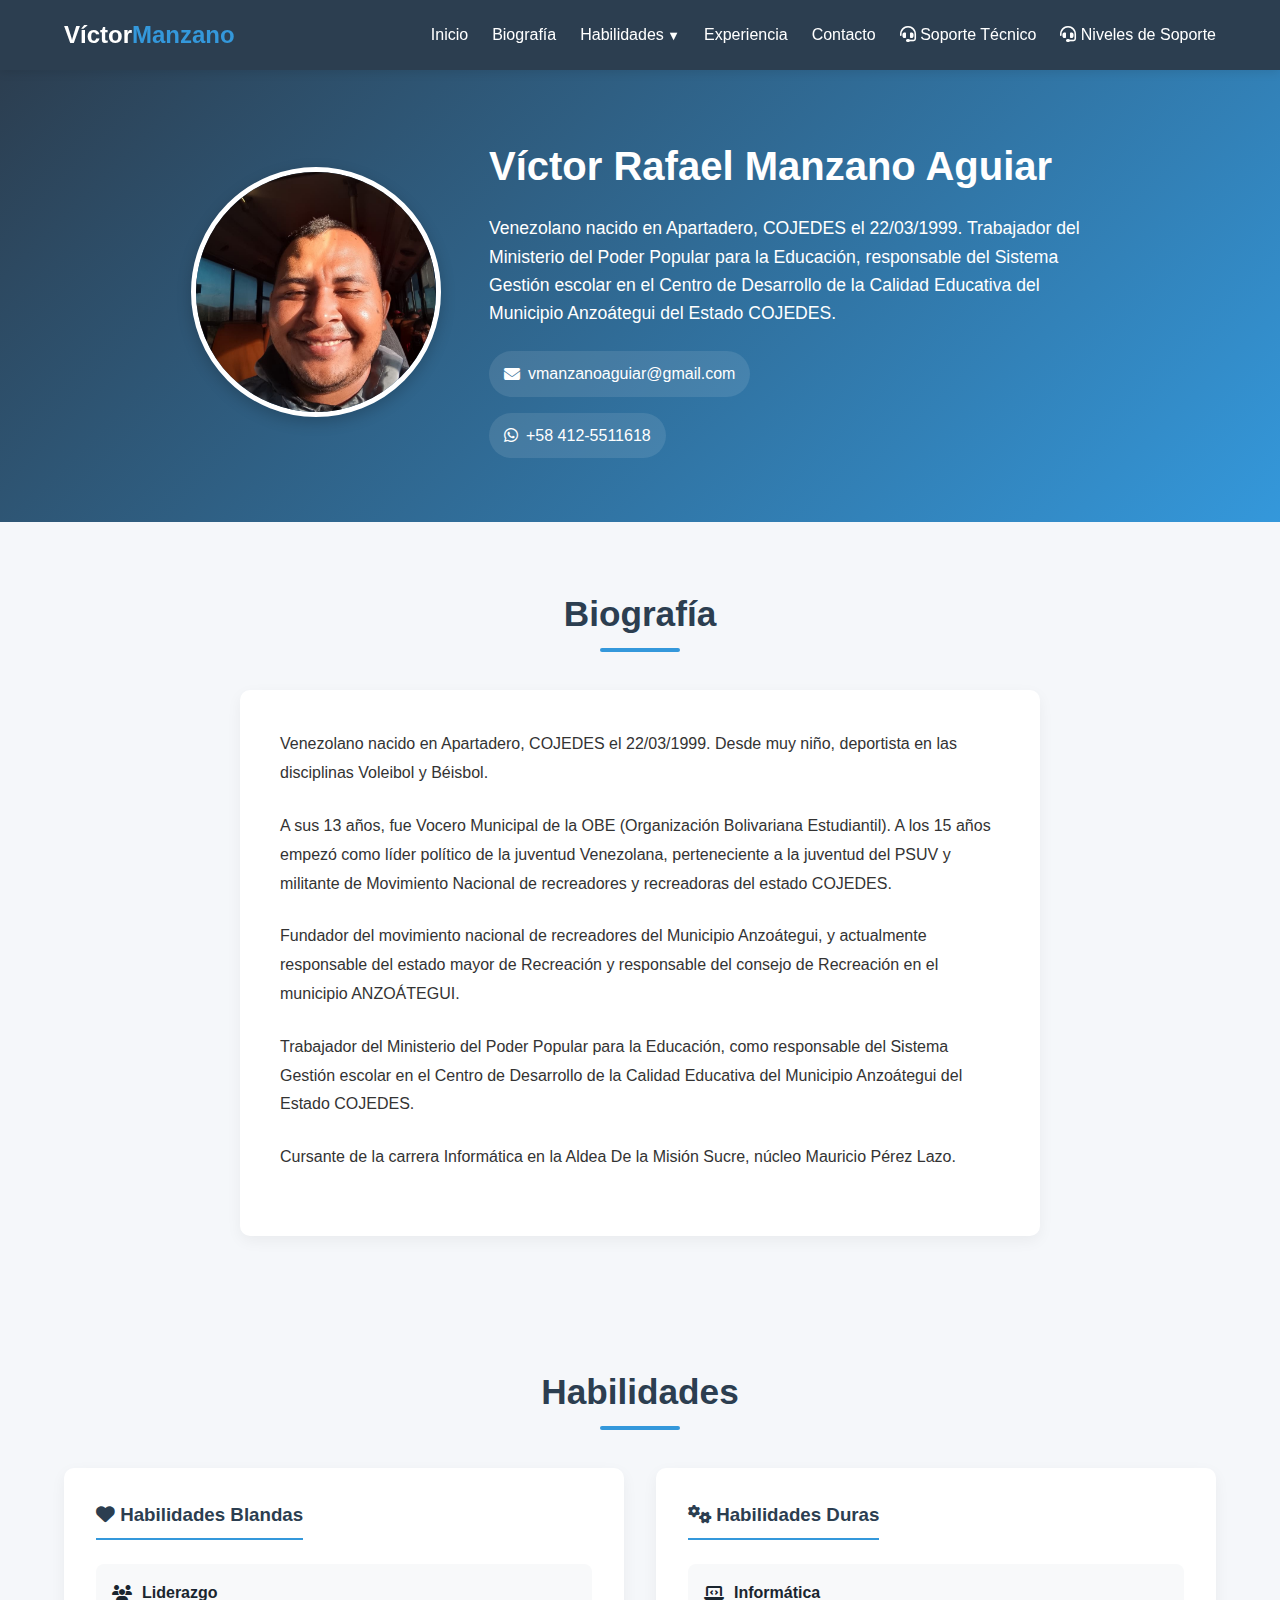
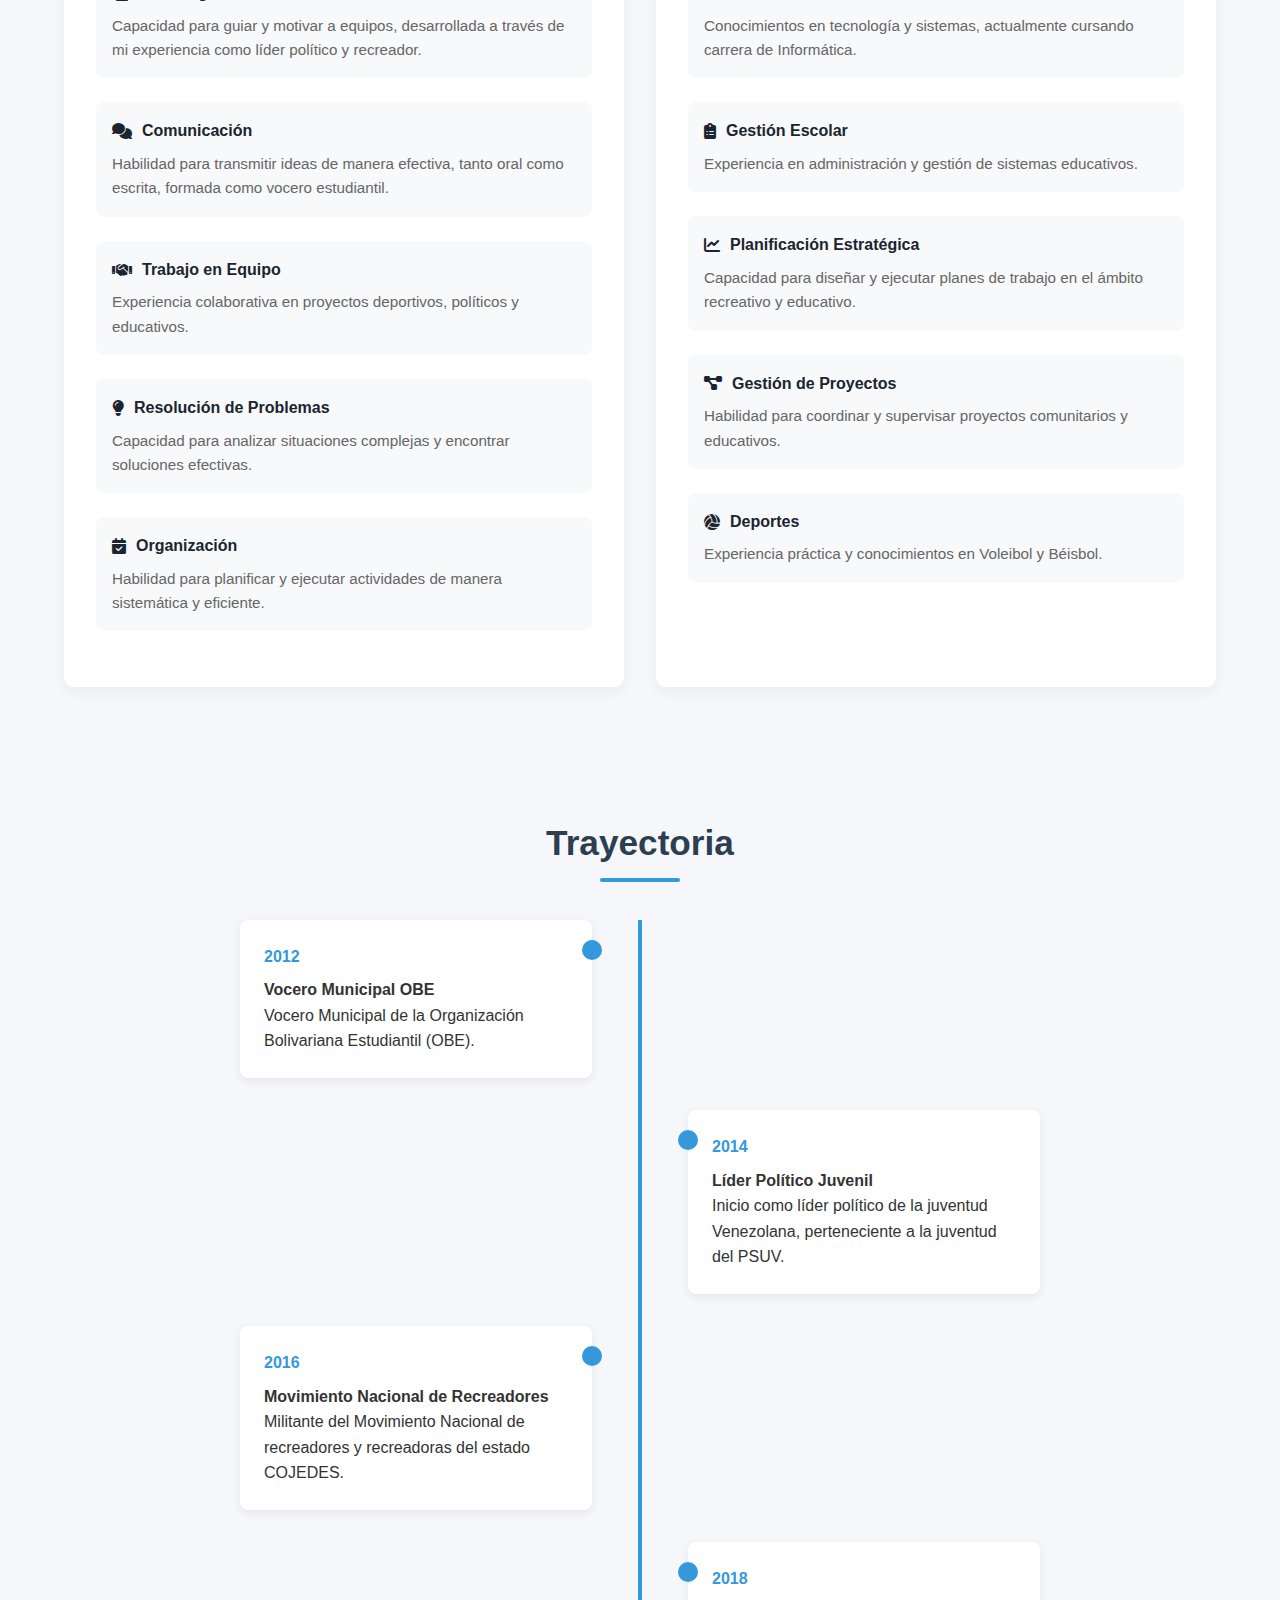
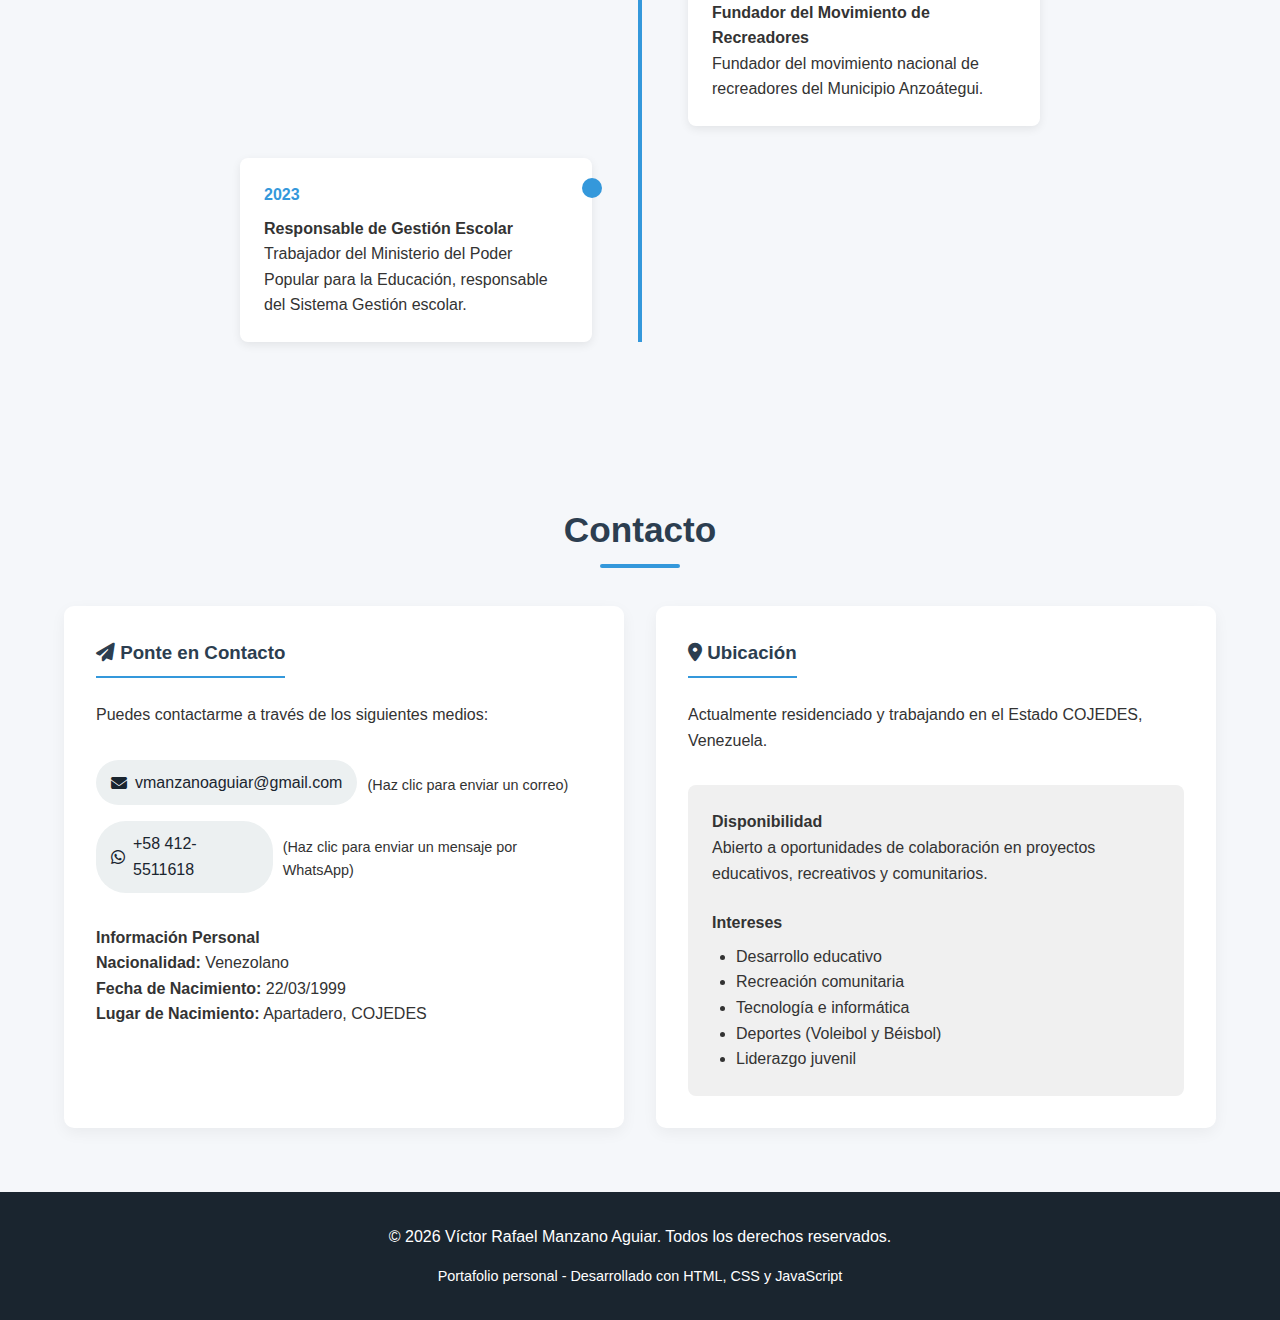
<file: index.html>
<!DOCTYPE html>
<html lang="es">

<head>
    <meta charset="UTF-8">
    <meta name="viewport" content="width=device-width, initial-scale=1.0">
    <title>Portafolio - Víctor Rafael Manzano Aguiar</title>
    <link rel="stylesheet" href="https://cdnjs.cloudflare.com/ajax/libs/font-awesome/6.4.0/css/all.min.css">
    <link rel="stylesheet" href="css/styles-victor.css">
</head>

<body>
    <!-- Header con Menú -->
    <header>
        <div class="container header-container">
            <a href="#inicio" class="logo">Víctor<span>Manzano</span></a>

            <div class="hamburger" id="hamburger">
                <i class="fas fa-bars"></i>
            </div>

            <ul class="nav-menu" id="navMenu">
                <li><a href="#inicio">Inicio</a></li>
                <li><a href="#biografia">Biografía</a></li>
                <li class="dropdown" id="dropdownMenu">
                    <a href="#habilidades" class="dropdown-toggle">Habilidades</a>
                    <div class="dropdown-content">
                        <a href="#habilidades-blandas">Habilidades Blandas</a>
                        <a href="#habilidades-duras">Habilidades Duras</a>
                    </div>
                </li>
                <li><a href="#experiencia">Experiencia</a></li>
                <li><a href="#contacto">Contacto</a></li>
                <li><a href="soporte-.html"><i class="fas fa-headset"></i> Soporte Técnico</a></li>
                <li><a href="soporte.html"><i class="fas fa-headset"></i> Niveles de Soporte</a></li>
            </ul>
        </div>
    </header>

    <!-- Sección de Inicio/Perfil -->
    <section id="inicio" class="hero">
        <div class="container">
            <div class="profile-container">
                <div class="profile-img-container">
                    <img src="img/vic.jpeg" alt="Foto de Víctor Rafael Manzano Aguiar" class="profile-img">
                </div>
                <div class="profile-info">
                    <h1>Víctor Rafael Manzano Aguiar</h1>
                    <p>Venezolano nacido en Apartadero, COJEDES el 22/03/1999. Trabajador del Ministerio del Poder
                        Popular para la Educación, responsable del Sistema Gestión escolar en el Centro de Desarrollo de
                        la Calidad Educativa del Municipio Anzoátegui del Estado COJEDES.</p>

                    <div class="contact-info">
                        <div class="contact-item">
                            <a href="mailto:vmanzanoaguiar@gmail.com" class="contact-link">
                                <i class="fas fa-envelope"></i> vmanzanoaguiar@gmail.com
                            </a>
                        </div>
                        <div class="contact-item">
                            <a href="https://wa.me/584241234567" target="_blank" class="contact-link">
                                <i class="fab fa-whatsapp"></i> +58 412-5511618
                            </a>
                        </div>
                    </div>
                </div>
            </div>
        </div>
    </section>

    <!-- Sección de Biografía -->
    <section id="biografia">
        <div class="container">
            <h2 class="section-title">Biografía</h2>
            <div class="bio-content">
                <p>Venezolano nacido en Apartadero, COJEDES el 22/03/1999. Desde muy niño, deportista en las disciplinas
                    Voleibol y Béisbol.</p>
                <p>A sus 13 años, fue Vocero Municipal de la OBE (Organización Bolivariana Estudiantil). A los 15 años
                    empezó como líder político de la juventud Venezolana, perteneciente a la juventud del PSUV y
                    militante de Movimiento Nacional de recreadores y recreadoras del estado COJEDES.</p>
                <p>Fundador del movimiento nacional de recreadores del Municipio Anzoátegui, y actualmente responsable
                    del estado mayor de Recreación y responsable del consejo de Recreación en el municipio ANZOÁTEGUI.
                </p>
                <p>Trabajador del Ministerio del Poder Popular para la Educación, como responsable del Sistema Gestión
                    escolar en el Centro de Desarrollo de la Calidad Educativa del Municipio Anzoátegui del Estado
                    COJEDES.</p>
                <p>Cursante de la carrera Informática en la Aldea De la Misión Sucre, núcleo Mauricio Pérez Lazo.</p>
            </div>
        </div>
    </section>

    <!-- Sección de Habilidades -->
    <section id="habilidades">
        <div class="container">
            <h2 class="section-title">Habilidades</h2>
            <div class="skills-container">
                <!-- Habilidades Blandas -->
                <div id="habilidades-blandas" class="skills-column">
                    <h3><i class="fas fa-heart"></i> Habilidades Blandas</h3>
                    <div class="skill-item">
                        <h4><i class="fas fa-users"></i> Liderazgo</h4>
                        <p>Capacidad para guiar y motivar a equipos, desarrollada a través de mi experiencia como líder
                            político y recreador.</p>
                    </div>
                    <div class="skill-item">
                        <h4><i class="fas fa-comments"></i> Comunicación</h4>
                        <p>Habilidad para transmitir ideas de manera efectiva, tanto oral como escrita, formada como
                            vocero estudiantil.</p>
                    </div>
                    <div class="skill-item">
                        <h4><i class="fas fa-handshake"></i> Trabajo en Equipo</h4>
                        <p>Experiencia colaborativa en proyectos deportivos, políticos y educativos.</p>
                    </div>
                    <div class="skill-item">
                        <h4><i class="fas fa-lightbulb"></i> Resolución de Problemas</h4>
                        <p>Capacidad para analizar situaciones complejas y encontrar soluciones efectivas.</p>
                    </div>
                    <div class="skill-item">
                        <h4><i class="fas fa-calendar-check"></i> Organización</h4>
                        <p>Habilidad para planificar y ejecutar actividades de manera sistemática y eficiente.</p>
                    </div>
                </div>

                <!-- Habilidades Duras -->
                <div id="habilidades-duras" class="skills-column">
                    <h3><i class="fas fa-cogs"></i> Habilidades Duras</h3>
                    <div class="skill-item">
                        <h4><i class="fas fa-laptop-code"></i> Informática</h4>
                        <p>Conocimientos en tecnología y sistemas, actualmente cursando carrera de Informática.</p>
                    </div>
                    <div class="skill-item">
                        <h4><i class="fas fa-clipboard-list"></i> Gestión Escolar</h4>
                        <p>Experiencia en administración y gestión de sistemas educativos.</p>
                    </div>
                    <div class="skill-item">
                        <h4><i class="fas fa-chart-line"></i> Planificación Estratégica</h4>
                        <p>Capacidad para diseñar y ejecutar planes de trabajo en el ámbito recreativo y educativo.</p>
                    </div>
                    <div class="skill-item">
                        <h4><i class="fas fa-project-diagram"></i> Gestión de Proyectos</h4>
                        <p>Habilidad para coordinar y supervisar proyectos comunitarios y educativos.</p>
                    </div>
                    <div class="skill-item">
                        <h4><i class="fas fa-volleyball-ball"></i> Deportes</h4>
                        <p>Experiencia práctica y conocimientos en Voleibol y Béisbol.</p>
                    </div>
                </div>
            </div>
        </div>
    </section>

    <!-- Sección de Experiencia -->
    <section id="experiencia">
        <div class="container">
            <h2 class="section-title">Trayectoria</h2>
            <div class="timeline">
                <div class="timeline-item">
                    <div class="timeline-content">
                        <div class="timeline-year">2012</div>
                        <h4>Vocero Municipal OBE</h4>
                        <p>Vocero Municipal de la Organización Bolivariana Estudiantil (OBE).</p>
                    </div>
                </div>
                <div class="timeline-item">
                    <div class="timeline-content">
                        <div class="timeline-year">2014</div>
                        <h4>Líder Político Juvenil</h4>
                        <p>Inicio como líder político de la juventud Venezolana, perteneciente a la juventud del PSUV.
                        </p>
                    </div>
                </div>
                <div class="timeline-item">
                    <div class="timeline-content">
                        <div class="timeline-year">2016</div>
                        <h4>Movimiento Nacional de Recreadores</h4>
                        <p>Militante del Movimiento Nacional de recreadores y recreadoras del estado COJEDES.</p>
                    </div>
                </div>
                <div class="timeline-item">
                    <div class="timeline-content">
                        <div class="timeline-year">2018</div>
                        <h4>Fundador del Movimiento de Recreadores</h4>
                        <p>Fundador del movimiento nacional de recreadores del Municipio Anzoátegui.</p>
                    </div>
                </div>
                <div class="timeline-item">
                    <div class="timeline-content">
                        <div class="timeline-year">2023</div>
                        <h4>Responsable de Gestión Escolar</h4>
                        <p>Trabajador del Ministerio del Poder Popular para la Educación, responsable del Sistema
                            Gestión escolar.</p>
                    </div>
                </div>
            </div>
        </div>
    </section>

    <!-- Sección de Contacto -->
    <section id="contacto">
        <div class="container">
            <h2 class="section-title">Contacto</h2>
            <div class="skills-container">
                <div class="skills-column">
                    <h3><i class="fas fa-paper-plane"></i> Ponte en Contacto</h3>
                    <p>Puedes contactarme a través de los siguientes medios:</p>

                    <div class="contact-info" style="margin-top: 2rem;">
                        <div class="contact-item">
                            <a href="mailto:vmanzanoaguiar@gmail.com" class="contact-link"
                                style="color: var(--dark); background-color: var(--light);">
                                <i class="fas fa-envelope"></i> vmanzanoaguiar@gmail.com
                            </a>
                            <p style="margin-top: 5px; font-size: 0.9rem;">(Haz clic para enviar un correo)</p>
                        </div>
                        <div class="contact-item">
                            <a href="https://wa.me/584125511618" target="_blank" class="contact-link"
                                style="color: var(--dark); background-color: var(--light);">
                                <i class="fab fa-whatsapp"></i> +58 412-5511618
                            </a>
                            <p style="margin-top: 5px; font-size: 0.9rem;">(Haz clic para enviar un mensaje por
                                WhatsApp)</p>
                        </div>
                    </div>

                    <div style="margin-top: 2rem;">
                        <h4>Información Personal</h4>
                        <p><strong>Nacionalidad:</strong> Venezolano</p>
                        <p><strong>Fecha de Nacimiento:</strong> 22/03/1999</p>
                        <p><strong>Lugar de Nacimiento:</strong> Apartadero, COJEDES</p>
                    </div>
                </div>

                <div class="skills-column">
                    <h3><i class="fas fa-map-marker-alt"></i> Ubicación</h3>
                    <p>Actualmente residenciado y trabajando en el Estado COJEDES, Venezuela.</p>

                    <div style="margin-top: 2rem; background-color: #f0f0f0; padding: 1.5rem; border-radius: 8px;">
                        <h4>Disponibilidad</h4>
                        <p>Abierto a oportunidades de colaboración en proyectos educativos, recreativos y comunitarios.
                        </p>

                        <h4 style="margin-top: 1.5rem;">Intereses</h4>
                        <ul style="padding-left: 1.5rem; margin-top: 0.5rem;">
                            <li>Desarrollo educativo</li>
                            <li>Recreación comunitaria</li>
                            <li>Tecnología e informática</li>
                            <li>Deportes (Voleibol y Béisbol)</li>
                            <li>Liderazgo juvenil</li>
                        </ul>
                    </div>
                </div>
            </div>
        </div>
    </section>

    <!-- Footer -->
    <footer>
        <div class="container">
            <p>© 2026 Víctor Rafael Manzano Aguiar. Todos los derechos reservados.</p>
            <p style="margin-top: 1rem; font-size: 0.9rem;">Portafolio personal - Desarrollado con HTML, CSS y
                JavaScript</p>
        </div>
    </footer>

    <script src="js/script-victor.js"></script>
</body>

</html>
</file>
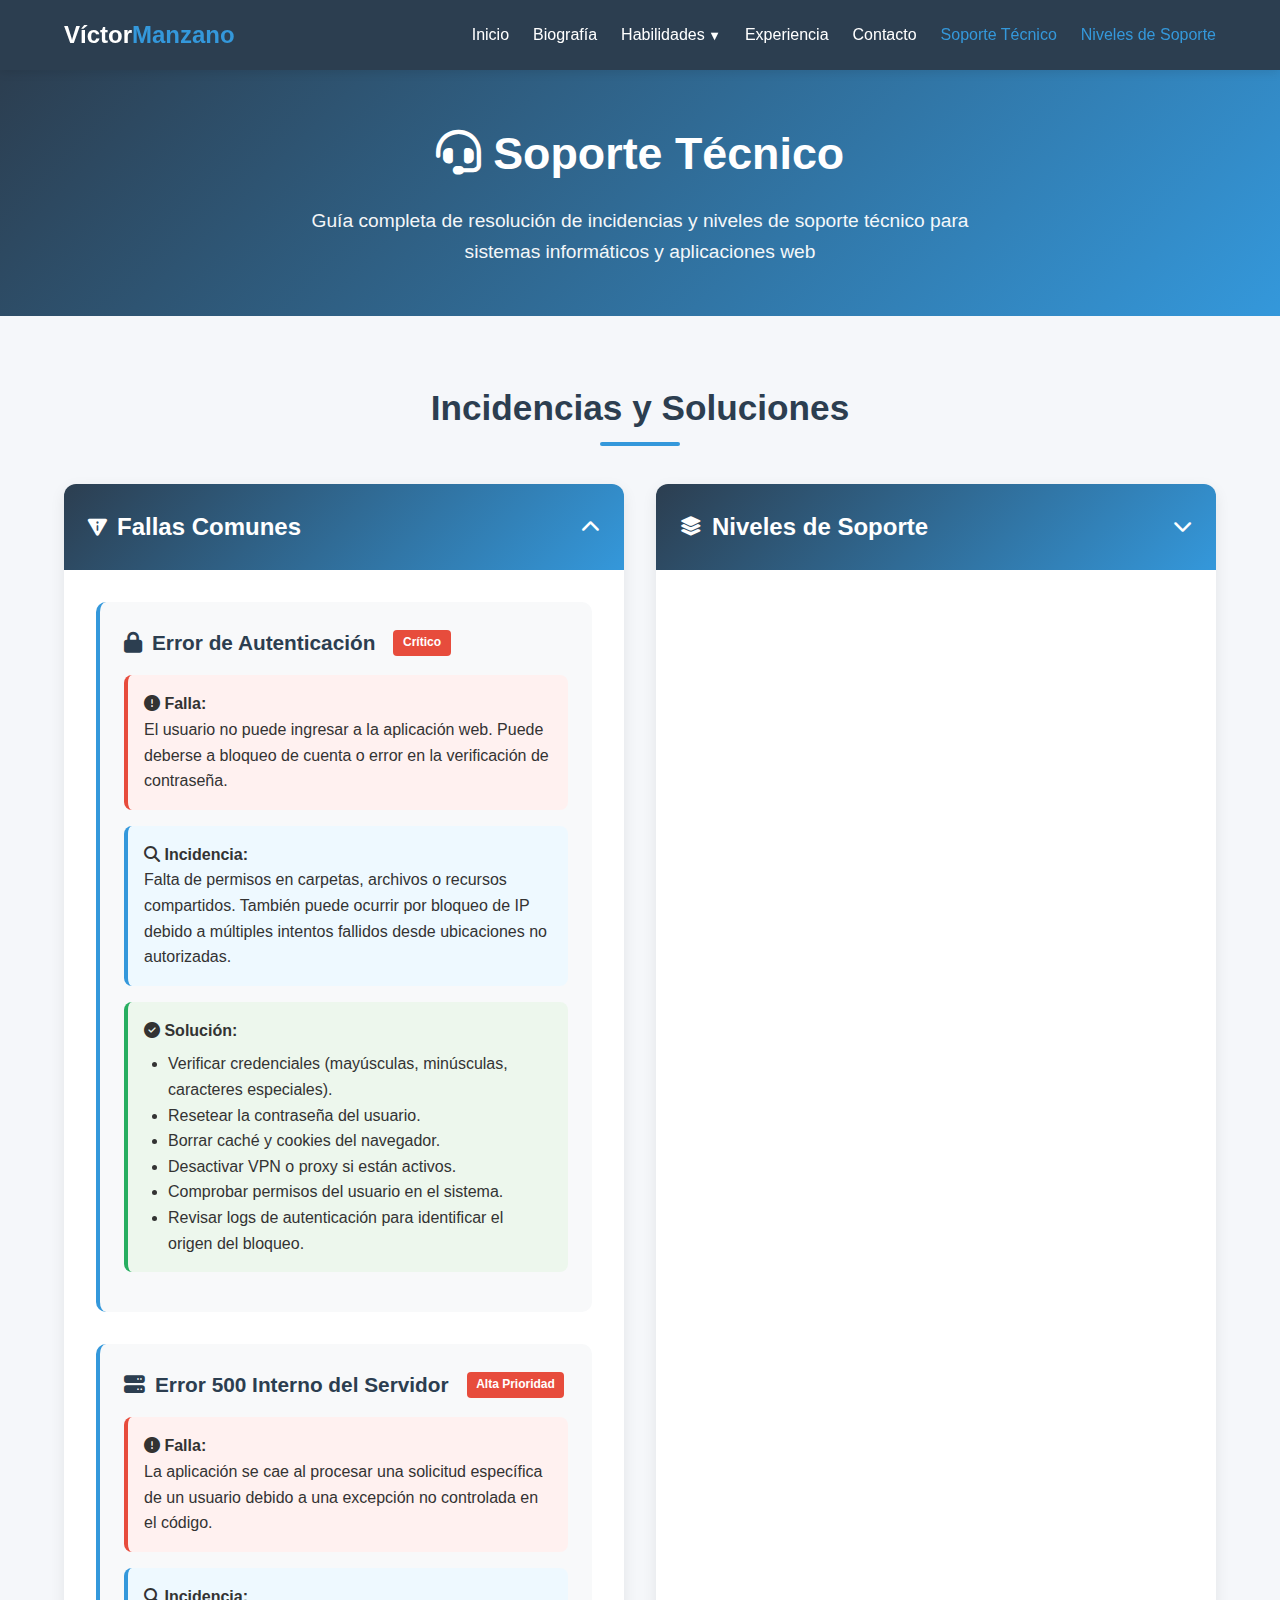
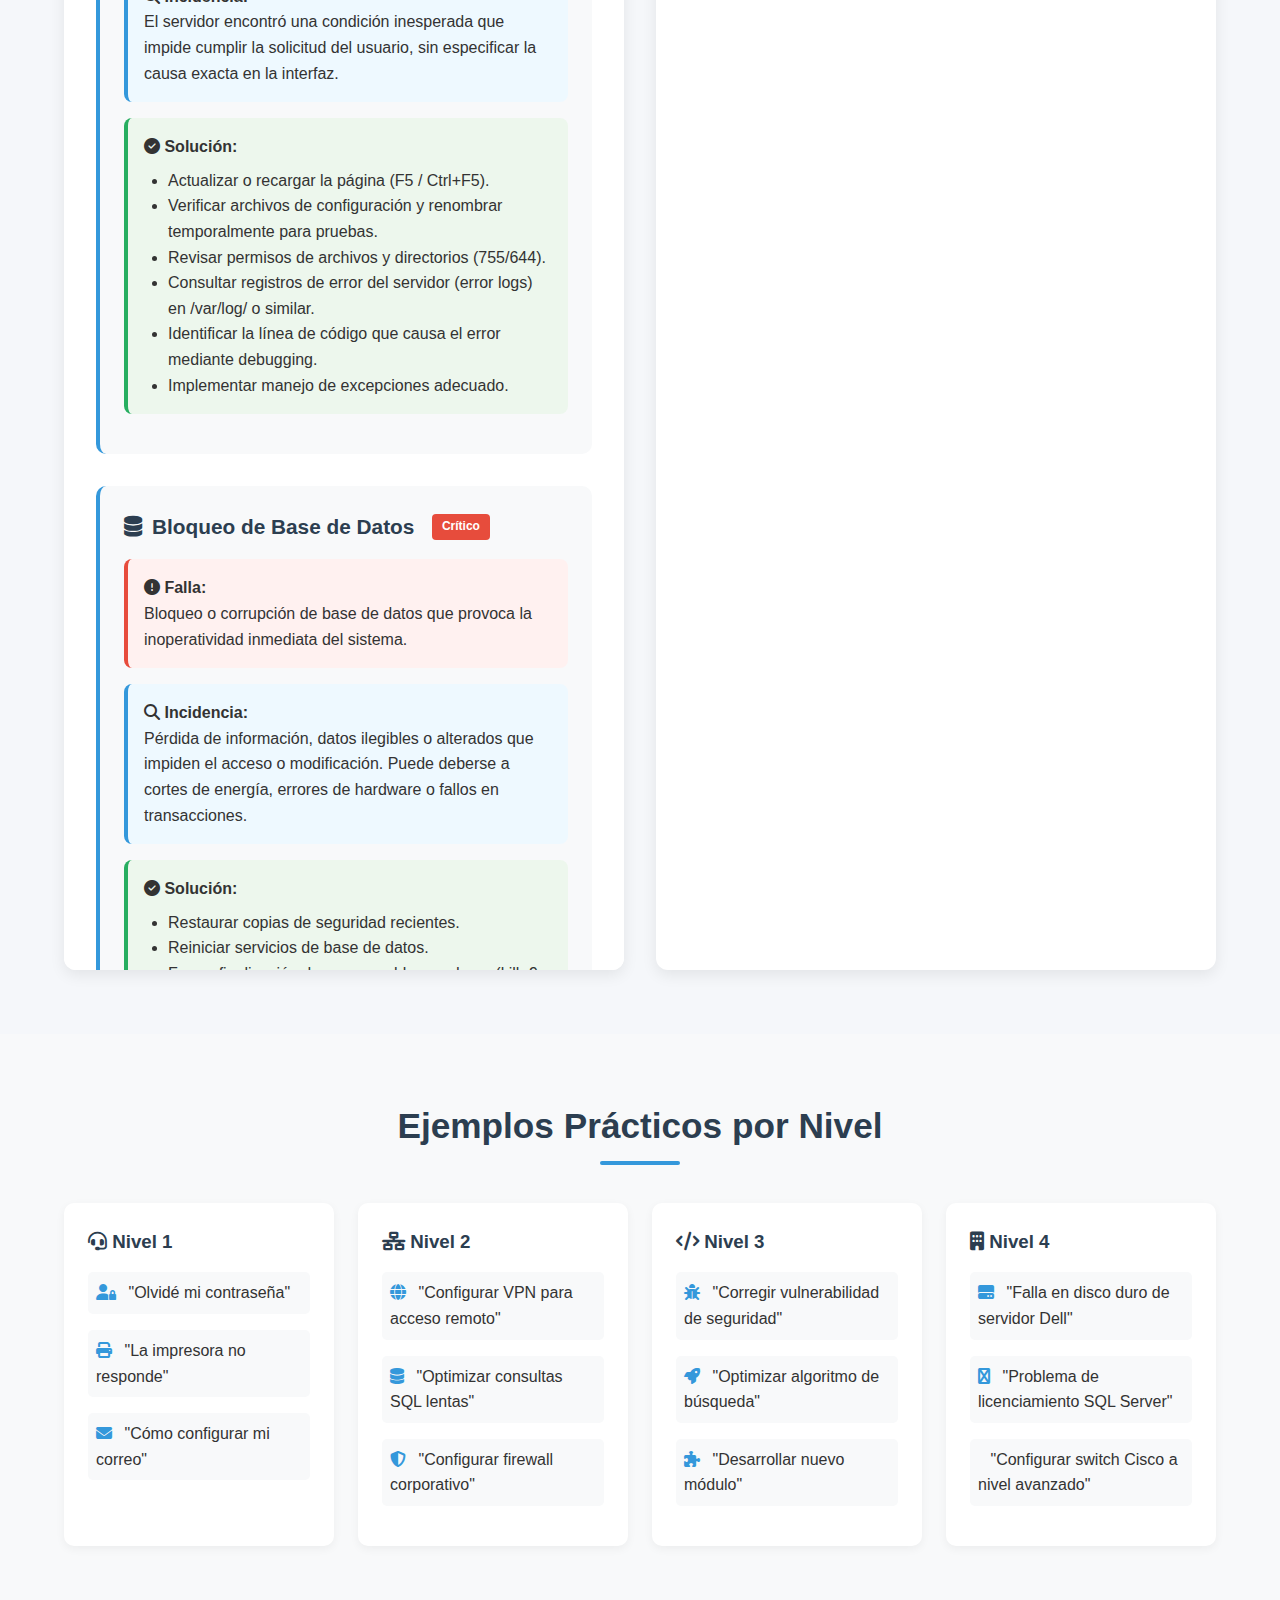
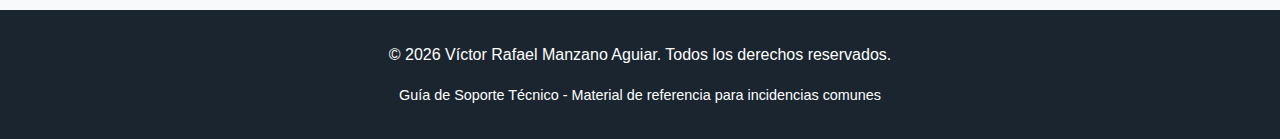
<file: soporte-.html>
<!DOCTYPE html>
<html lang="es">

<head>
    <meta charset="UTF-8">
    <meta name="viewport" content="width=device-width, initial-scale=1.0">
    <title>Soporte Técnico - Víctor Rafael Manzano Aguiar</title>
    <link rel="stylesheet" href="https://cdnjs.cloudflare.com/ajax/libs/font-awesome/6.4.0/css/all.min.css">
    <link rel="stylesheet" href="css/styles-soporte.css">
</head>

<body>
    <!-- Header con Menú -->
    <header>
        <div class="container header-container">
            <a href="index.html" class="logo">Víctor<span>Manzano</span></a>

            <div class="hamburger" id="hamburger">
                <i class="fas fa-bars"></i>
            </div>

            <ul class="nav-menu" id="navMenu">
                <li><a href="index.html">Inicio</a></li>
                <li><a href="index.html#biografia">Biografía</a></li>
                <li class="dropdown" id="dropdownMenu">
                    <a href="#" class="dropdown-toggle">Habilidades</a>
                    <div class="dropdown-content">
                        <a href="index.html#habilidades-blandas">Habilidades Blandas</a>
                        <a href="index.html#habilidades-duras">Habilidades Duras</a>
                    </div>
                </li>
                <li><a href="index.html#experiencia">Experiencia</a></li>
                <li><a href="index.html#contacto">Contacto</a></li>
                <li><a href="soporte-victor.html" class="active">Soporte Técnico</a></li>
                <li><a href="soporte.html" class="active">Niveles de Soporte</a></li>
            </ul>
        </div>
    </header>

    <!-- Hero Section -->
    <section class="support-hero">
        <div class="container">
            <h1><i class="fas fa-headset"></i> Soporte Técnico</h1>
            <p>Guía completa de resolución de incidencias y niveles de soporte técnico para sistemas informáticos y
                aplicaciones web</p>
        </div>
    </section>

    <!-- Sección de Fallas y Soluciones -->
    <section>
        <div class="container">
            <h2 class="section-title">Incidencias y Soluciones</h2>

            <div class="support-cards">
                <!-- TARJETA 1: Fallas Comunes en Sistemas -->
                <div class="card" id="card-fallas">
                    <div class="card-header" onclick="toggleCard(this)">
                        <h3><i class="fas fa-exclamation-triangle"></i> Fallas Comunes</h3>
                        <i class="fas fa-chevron-down"></i>
                    </div>
                    <div class="card-content">
                        <!-- Ejemplo 1: Error de Autenticación -->
                        <div class="incidencia">
                            <h4>
                                <i class="fas fa-lock"></i> Error de Autenticación
                                <span class="badge badge-danger">Crítico</span>
                            </h4>

                            <div class="falla-box">
                                <strong><i class="fas fa-exclamation-circle"></i> Falla:</strong>
                                <p>El usuario no puede ingresar a la aplicación web. Puede deberse a bloqueo de cuenta o
                                    error en la verificación de contraseña.</p>
                            </div>

                            <div class="incidencia-box">
                                <strong><i class="fas fa-search"></i> Incidencia:</strong>
                                <p>Falta de permisos en carpetas, archivos o recursos compartidos. También puede ocurrir
                                    por bloqueo de IP debido a múltiples intentos fallidos desde ubicaciones no
                                    autorizadas.</p>
                            </div>

                            <div class="solucion-box">
                                <strong><i class="fas fa-check-circle"></i> Solución:</strong>
                                <ul>
                                    <li>Verificar credenciales (mayúsculas, minúsculas, caracteres especiales).</li>
                                    <li>Resetear la contraseña del usuario.</li>
                                    <li>Borrar caché y cookies del navegador.</li>
                                    <li>Desactivar VPN o proxy si están activos.</li>
                                    <li>Comprobar permisos del usuario en el sistema.</li>
                                    <li>Revisar logs de autenticación para identificar el origen del bloqueo.</li>
                                </ul>
                            </div>
                        </div>

                        <!-- Ejemplo 2: Error 500 del Servidor -->
                        <div class="incidencia">
                            <h4>
                                <i class="fas fa-server"></i> Error 500 Interno del Servidor
                                <span class="badge badge-danger">Alta Prioridad</span>
                            </h4>

                            <div class="falla-box">
                                <strong><i class="fas fa-exclamation-circle"></i> Falla:</strong>
                                <p>La aplicación se cae al procesar una solicitud específica de un usuario debido a una
                                    excepción no controlada en el código.</p>
                            </div>

                            <div class="incidencia-box">
                                <strong><i class="fas fa-search"></i> Incidencia:</strong>
                                <p>El servidor encontró una condición inesperada que impide cumplir la solicitud del
                                    usuario, sin especificar la causa exacta en la interfaz.</p>
                            </div>

                            <div class="solucion-box">
                                <strong><i class="fas fa-check-circle"></i> Solución:</strong>
                                <ul>
                                    <li>Actualizar o recargar la página (F5 / Ctrl+F5).</li>
                                    <li>Verificar archivos de configuración y renombrar temporalmente para pruebas.</li>
                                    <li>Revisar permisos de archivos y directorios (755/644).</li>
                                    <li>Consultar registros de error del servidor (error logs) en /var/log/ o similar.
                                    </li>
                                    <li>Identificar la línea de código que causa el error mediante debugging.</li>
                                    <li>Implementar manejo de excepciones adecuado.</li>
                                </ul>
                            </div>
                        </div>

                        <!-- Ejemplo 3: Bloqueo de Base de Datos -->
                        <div class="incidencia">
                            <h4>
                                <i class="fas fa-database"></i> Bloqueo de Base de Datos
                                <span class="badge badge-danger">Crítico</span>
                            </h4>

                            <div class="falla-box">
                                <strong><i class="fas fa-exclamation-circle"></i> Falla:</strong>
                                <p>Bloqueo o corrupción de base de datos que provoca la inoperatividad inmediata del
                                    sistema.</p>
                            </div>

                            <div class="incidencia-box">
                                <strong><i class="fas fa-search"></i> Incidencia:</strong>
                                <p>Pérdida de información, datos ilegibles o alterados que impiden el acceso o
                                    modificación. Puede deberse a cortes de energía, errores de hardware o fallos en
                                    transacciones.</p>
                            </div>

                            <div class="solucion-box">
                                <strong><i class="fas fa-check-circle"></i> Solución:</strong>
                                <ul>
                                    <li>Restaurar copias de seguridad recientes.</li>
                                    <li>Reiniciar servicios de base de datos.</li>
                                    <li>Forzar finalización de procesos bloqueadores (kill -9 en Linux / taskkill en
                                        Windows).</li>
                                    <li>Ejecutar comandos de reparación (mysqlcheck, REPAIR TABLE, etc.).</li>
                                    <li>Verificar integridad del disco duro.</li>
                                    <li>Implementar sistema de backups automáticos.</li>
                                </ul>
                            </div>
                        </div>

                        <!-- Ejemplo 4: Tiempo de Respuesta Lento -->
                        <div class="incidencia">
                            <h4>
                                <i class="fas fa-hourglass-half"></i> Tiempo de Respuesta Lento
                                <span class="badge badge-warning">Rendimiento</span>
                            </h4>

                            <div class="falla-box">
                                <strong><i class="fas fa-exclamation-circle"></i> Falla:</strong>
                                <p>La aplicación web responde lentamente o se queda cargando por períodos prolongados.
                                </p>
                            </div>

                            <div class="incidencia-box">
                                <strong><i class="fas fa-search"></i> Incidencia:</strong>
                                <p>Saturación del servidor, consultas SQL ineficientes, falta de caché, o problemas de
                                    red/ ancho de banda.</p>
                            </div>

                            <div class="solucion-box">
                                <strong><i class="fas fa-check-circle"></i> Solución:</strong>
                                <ul>
                                    <li>Optimizar consultas de base de datos (índices, evitar SELECT *).</li>
                                    <li>Implementar caché (Redis, Memcached).</li>
                                    <li>Aumentar recursos del servidor (CPU, RAM).</li>
                                    <li>Usar CDN para contenido estático.</li>
                                    <li>Comprimir imágenes y archivos.</li>
                                    <li>Monitorear uso de recursos en tiempo real.</li>
                                </ul>
                            </div>
                        </div>

                        <!-- Ejemplo 5: Problemas de Conexión -->
                        <div class="incidencia">
                            <h4>
                                <i class="fas fa-wifi"></i> Problemas de Conexión
                                <span class="badge badge-warning">Red</span>
                            </h4>

                            <div class="falla-box">
                                <strong><i class="fas fa-exclamation-circle"></i> Falla:</strong>
                                <p>Los usuarios no pueden conectarse al sistema o la conexión se interrumpe
                                    constantemente.</p>
                            </div>

                            <div class="incidencia-box">
                                <strong><i class="fas fa-search"></i> Incidencia:</strong>
                                <p>Problemas de DNS, configuración de red incorrecta, firewall bloqueando puertos, o
                                    caída del ISP.</p>
                            </div>

                            <div class="solucion-box">
                                <strong><i class="fas fa-check-circle"></i> Solución:</strong>
                                <ul>
                                    <li>Verificar conectividad con ping y traceroute.</li>
                                    <li>Comprobar configuración DNS (8.8.8.8 como prueba).</li>
                                    <li>Revisar reglas de firewall (puertos 80/443 abiertos).</li>
                                    <li>Reiniciar routers y switches.</li>
                                    <li>Contactar al proveedor de internet si persiste.</li>
                                </ul>
                            </div>
                        </div>
                    </div>
                </div>

                <!-- TARJETA 2: Niveles de Soporte Técnico -->
                <div class="card" id="card-niveles">
                    <div class="card-header" onclick="toggleCard(this)">
                        <h3><i class="fas fa-layer-group"></i> Niveles de Soporte</h3>
                        <i class="fas fa-chevron-down"></i>
                    </div>
                    <div class="card-content">
                        <div class="niveles-grid">
                            <!-- Nivel 1 -->
                            <div class="nivel-card">
                                <span class="nivel-numero">NIVEL 1</span>
                                <h4><i class="fas fa-headset"></i> Soporte Básico</h4>
                                <p><strong>También conocido como:</strong> Help Desk, Mesa de Ayuda, Primer Nivel</p>
                                <ul>
                                    <li><i class="fas fa-check"></i> Primer contacto con el usuario</li>
                                    <li><i class="fas fa-check"></i> Reseteo de contraseñas</li>
                                    <li><i class="fas fa-check"></i> Configuraciones simples</li>
                                    <li><i class="fas fa-check"></i> Preguntas frecuentes (FAQ)</li>
                                    <li><i class="fas fa-check"></i> Diagnóstico inicial</li>
                                    <li><i class="fas fa-check"></i> Derivación a niveles superiores</li>
                                </ul>
                                <p style="margin-top: 1rem; color: var(--secondary);"><i class="fas fa-clock"></i>
                                    Tiempo de respuesta: Inmediato - 2 horas</p>
                            </div>

                            <!-- Nivel 2 -->
                            <div class="nivel-card">
                                <span class="nivel-numero">NIVEL 2</span>
                                <h4><i class="fas fa-network-wired"></i> Soporte Especializado</h4>
                                <p><strong>También conocido como:</strong> Soporte Técnico, Administradores</p>
                                <ul>
                                    <li><i class="fas fa-check"></i> Problemas más complejos</li>
                                    <li><i class="fas fa-check"></i> Configuración de redes</li>
                                    <li><i class="fas fa-check"></i> Administración de servidores</li>
                                    <li><i class="fas fa-check"></i> Bases de datos (nivel medio)</li>
                                    <li><i class="fas fa-check"></i> Sistemas operativos</li>
                                    <li><i class="fas fa-check"></i> Virtualización básica</li>
                                </ul>
                                <p style="margin-top: 1rem; color: var(--secondary);"><i class="fas fa-clock"></i>
                                    Tiempo de respuesta: 2 - 24 horas</p>
                            </div>

                            <!-- Nivel 3 -->
                            <div class="nivel-card">
                                <span class="nivel-numero">NIVEL 3</span>
                                <h4><i class="fas fa-code"></i> Soporte Experto</h4>
                                <p><strong>También conocido como:</strong> Ingenieros, Desarrolladores, Arquitectos</p>
                                <ul>
                                    <li><i class="fas fa-check"></i> Análisis de código fuente</li>
                                    <li><i class="fas fa-check"></i> Corrección de bugs</li>
                                    <li><i class="fas fa-check"></i> Optimización de rendimiento</li>
                                    <li><i class="fas fa-check"></i> Arquitectura de sistemas</li>
                                    <li><i class="fas fa-check"></i> Seguridad informática</li>
                                    <li><i class="fas fa-check"></i> Desarrollo de parches</li>
                                </ul>
                                <p style="margin-top: 1rem; color: var(--secondary);"><i class="fas fa-clock"></i>
                                    Tiempo de respuesta: 24 - 72 horas</p>
                            </div>

                            <!-- Nivel 4 -->
                            <div class="nivel-card">
                                <span class="nivel-numero">NIVEL 4</span>
                                <h4><i class="fas fa-building"></i> Soporte Externo</h4>
                                <p><strong>También conocido como:</strong> Soporte del Fabricante, Vendor Support</p>
                                <ul>
                                    <li><i class="fas fa-check"></i> Problemas de hardware</li>
                                    <li><i class="fas fa-check"></i> Software propietario</li>
                                    <li><i class="fas fa-check"></i> Garantías de equipos</li>
                                    <li><i class="fas fa-check"></i> Microsoft, Cisco, Oracle, etc.</li>
                                    <li><i class="fas fa-check"></i> Reparación de fábrica</li>
                                    <li><i class="fas fa-check"></i> Actualizaciones mayores</li>
                                </ul>
                                <p style="margin-top: 1rem; color: var(--secondary);"><i class="fas fa-clock"></i>
                                    Tiempo de respuesta: Variable según fabricante</p>
                            </div>
                        </div>

                        <!-- Información adicional -->
                        <div
                            style="margin-top: 2rem; padding: 1.5rem; background: linear-gradient(135deg, #f6f9fc, #e9f1f8); border-radius: 10px;">
                            <h4 style="color: var(--primary); margin-bottom: 1rem;"><i class="fas fa-tasks"></i> Proceso
                                de Escalamiento</h4>
                            <div style="display: flex; flex-wrap: wrap; gap: 1rem; justify-content: space-around;">
                                <div style="text-align: center; flex: 1; min-width: 120px;">
                                    <div
                                        style="background: var(--secondary); color: white; width: 40px; height: 40px; border-radius: 50%; display: flex; align-items: center; justify-content: center; margin: 0 auto 0.5rem;">
                                        1</div>
                                    <p style="font-weight: 600; margin: 0;">Nivel 1</p>
                                    <small>Diagnóstico inicial</small>
                                </div>
                                <div style="text-align: center; flex: 1; min-width: 120px;">
                                    <div
                                        style="background: var(--warning); color: white; width: 40px; height: 40px; border-radius: 50%; display: flex; align-items: center; justify-content: center; margin: 0 auto 0.5rem;">
                                        2</div>
                                    <p style="font-weight: 600; margin: 0;">Nivel 2</p>
                                    <small>Solución técnica</small>
                                </div>
                                <div style="text-align: center; flex: 1; min-width: 120px;">
                                    <div
                                        style="background: var(--accent); color: white; width: 40px; height: 40px; border-radius: 50%; display: flex; align-items: center; justify-content: center; margin: 0 auto 0.5rem;">
                                        3</div>
                                    <p style="font-weight: 600; margin: 0;">Nivel 3</p>
                                    <small>Desarrollo/Ingeniería</small>
                                </div>
                                <div style="text-align: center; flex: 1; min-width: 120px;">
                                    <div
                                        style="background: var(--success); color: white; width: 40px; height: 40px; border-radius: 50%; display: flex; align-items: center; justify-content: center; margin: 0 auto 0.5rem;">
                                        4</div>
                                    <p style="font-weight: 600; margin: 0;">Nivel 4</p>
                                    <small>Fabricante</small>
                                </div>
                            </div>
                        </div>
                    </div>
                </div>
            </div>
        </div>
    </section>

    <!-- Sección de Ejemplos Prácticos -->
    <section style="background-color: #f8f9fa;">
        <div class="container">
            <h2 class="section-title">Ejemplos Prácticos por Nivel</h2>

            <div style="display: grid; grid-template-columns: repeat(auto-fit, minmax(250px, 1fr)); gap: 1.5rem;">
                <!-- Nivel 1 -->
                <div
                    style="background: white; padding: 1.5rem; border-radius: 10px; box-shadow: 0 3px 10px rgba(0,0,0,0.05);">
                    <h3 style="color: var(--primary); margin-bottom: 1rem;"><i class="fas fa-headset"></i> Nivel 1</h3>
                    <ul style="list-style: none; padding: 0;">
                        <li style="margin-bottom: 1rem; padding: 0.5rem; background: #f8f9fa; border-radius: 5px;">
                            <i class="fas fa-user-lock" style="color: var(--secondary); margin-right: 8px;"></i>
                            "Olvidé mi contraseña"
                        </li>
                        <li style="margin-bottom: 1rem; padding: 0.5rem; background: #f8f9fa; border-radius: 5px;">
                            <i class="fas fa-print" style="color: var(--secondary); margin-right: 8px;"></i>
                            "La impresora no responde"
                        </li>
                        <li style="margin-bottom: 1rem; padding: 0.5rem; background: #f8f9fa; border-radius: 5px;">
                            <i class="fas fa-envelope" style="color: var(--secondary); margin-right: 8px;"></i>
                            "Cómo configurar mi correo"
                        </li>
                    </ul>
                </div>

                <!-- Nivel 2 -->
                <div
                    style="background: white; padding: 1.5rem; border-radius: 10px; box-shadow: 0 3px 10px rgba(0,0,0,0.05);">
                    <h3 style="color: var(--primary); margin-bottom: 1rem;"><i class="fas fa-network-wired"></i> Nivel 2
                    </h3>
                    <ul style="list-style: none; padding: 0;">
                        <li style="margin-bottom: 1rem; padding: 0.5rem; background: #f8f9fa; border-radius: 5px;">
                            <i class="fas fa-globe" style="color: var(--secondary); margin-right: 8px;"></i>
                            "Configurar VPN para acceso remoto"
                        </li>
                        <li style="margin-bottom: 1rem; padding: 0.5rem; background: #f8f9fa; border-radius: 5px;">
                            <i class="fas fa-database" style="color: var(--secondary); margin-right: 8px;"></i>
                            "Optimizar consultas SQL lentas"
                        </li>
                        <li style="margin-bottom: 1rem; padding: 0.5rem; background: #f8f9fa; border-radius: 5px;">
                            <i class="fas fa-shield-alt" style="color: var(--secondary); margin-right: 8px;"></i>
                            "Configurar firewall corporativo"
                        </li>
                    </ul>
                </div>

                <!-- Nivel 3 -->
                <div
                    style="background: white; padding: 1.5rem; border-radius: 10px; box-shadow: 0 3px 10px rgba(0,0,0,0.05);">
                    <h3 style="color: var(--primary); margin-bottom: 1rem;"><i class="fas fa-code"></i> Nivel 3</h3>
                    <ul style="list-style: none; padding: 0;">
                        <li style="margin-bottom: 1rem; padding: 0.5rem; background: #f8f9fa; border-radius: 5px;">
                            <i class="fas fa-bug" style="color: var(--secondary); margin-right: 8px;"></i>
                            "Corregir vulnerabilidad de seguridad"
                        </li>
                        <li style="margin-bottom: 1rem; padding: 0.5rem; background: #f8f9fa; border-radius: 5px;">
                            <i class="fas fa-rocket" style="color: var(--secondary); margin-right: 8px;"></i>
                            "Optimizar algoritmo de búsqueda"
                        </li>
                        <li style="margin-bottom: 1rem; padding: 0.5rem; background: #f8f9fa; border-radius: 5px;">
                            <i class="fas fa-puzzle-piece" style="color: var(--secondary); margin-right: 8px;"></i>
                            "Desarrollar nuevo módulo"
                        </li>
                    </ul>
                </div>

                <!-- Nivel 4 -->
                <div
                    style="background: white; padding: 1.5rem; border-radius: 10px; box-shadow: 0 3px 10px rgba(0,0,0,0.05);">
                    <h3 style="color: var(--primary); margin-bottom: 1rem;"><i class="fas fa-building"></i> Nivel 4</h3>
                    <ul style="list-style: none; padding: 0;">
                        <li style="margin-bottom: 1rem; padding: 0.5rem; background: #f8f9fa; border-radius: 5px;">
                            <i class="fas fa-hdd" style="color: var(--secondary); margin-right: 8px;"></i>
                            "Falla en disco duro de servidor Dell"
                        </li>
                        <li style="margin-bottom: 1rem; padding: 0.5rem; background: #f8f9fa; border-radius: 5px;">
                            <i class="fas fa-microsoft" style="color: var(--secondary); margin-right: 8px;"></i>
                            "Problema de licenciamiento SQL Server"
                        </li>
                        <li style="margin-bottom: 1rem; padding: 0.5rem; background: #f8f9fa; border-radius: 5px;">
                            <i class="fas fa-cisco" style="color: var(--secondary); margin-right: 8px;"></i>
                            "Configurar switch Cisco a nivel avanzado"
                        </li>
                    </ul>
                </div>
            </div>
        </div>
    </section>

    <!-- Footer -->
    <footer>
        <div class="container">
            <p>© 2026 Víctor Rafael Manzano Aguiar. Todos los derechos reservados.</p>
            <p style="margin-top: 1rem; font-size: 0.9rem;">Guía de Soporte Técnico - Material de referencia para
                incidencias comunes</p>
        </div>
    </footer>

    <script src="js/script-soporte.js"></script>
</body>

</html>
</file>
<file: css/styles-victor.css>
* {
    margin: 0;
    padding: 0;
    box-sizing: border-box;
    font-family: 'Segoe UI', Tahoma, Geneva, Verdana, sans-serif;
}

:root {
    --primary: #2c3e50;
    --secondary: #3498db;
    --accent: #e74c3c;
    --light: #ecf0f1;
    --dark: #1a252f;
}

body {
    background-color: #f5f7fa;
    color: #333;
    line-height: 1.6;
}

/* Header y Navegación */
header {
    background-color: var(--primary);
    color: white;
    padding: 1rem 0;
    position: sticky;
    top: 0;
    z-index: 100;
    box-shadow: 0 2px 10px rgba(0, 0, 0, 0.1);
}

.container {
    width: 90%;
    max-width: 1200px;
    margin: 0 auto;
}

.header-container {
    display: flex;
    justify-content: space-between;
    align-items: center;
}

.logo {
    font-size: 1.5rem;
    font-weight: 700;
    color: white;
    text-decoration: none;
}

.logo span {
    color: var(--secondary);
}

.nav-menu {
    display: flex;
    list-style: none;
}

.nav-menu li {
    margin-left: 1.5rem;
}

.nav-menu a {
    color: white;
    text-decoration: none;
    font-weight: 500;
    transition: color 0.3s;
    padding: 0.5rem 0;
}

.nav-menu a:hover {
    color: var(--secondary);
}

/* Menú desplegable */
.dropdown {
    position: relative;
}

.dropdown-content {
    display: none;
    position: absolute;
    background-color: white;
    min-width: 200px;
    box-shadow: 0 8px 16px rgba(0, 0, 0, 0.1);
    z-index: 1;
    border-radius: 5px;
    overflow: hidden;
    top: 100%;
    left: 0;
}

.dropdown-content a {
    color: var(--dark);
    padding: 12px 16px;
    text-decoration: none;
    display: block;
    border-bottom: 1px solid #eee;
}

.dropdown-content a:hover {
    background-color: #f1f1f1;
    color: var(--secondary);
}

.dropdown:hover .dropdown-content {
    display: block;
}

.dropdown-toggle {
    cursor: pointer;
}

.dropdown-toggle::after {
    content: " ▼";
    font-size: 0.8rem;
}

.hamburger {
    display: none;
    font-size: 1.5rem;
    cursor: pointer;
}

/* Sección Principal */
.hero {
    padding: 4rem 0;
    background: linear-gradient(135deg, var(--primary) 0%, var(--secondary) 100%);
    color: white;
    text-align: center;
}

.profile-container {
    display: flex;
    align-items: center;
    justify-content: center;
    flex-wrap: wrap;
    gap: 3rem;
}

.profile-img {
    width: 250px;
    height: 250px;
    border-radius: 50%;
    border: 5px solid white;
    object-fit: cover;
    box-shadow: 0 5px 15px rgba(0, 0, 0, 0.2);
}

.profile-info {
    max-width: 600px;
    text-align: left;
}

.profile-info h1 {
    font-size: 2.5rem;
    margin-bottom: 1rem;
}

.profile-info p {
    font-size: 1.1rem;
    margin-bottom: 1.5rem;
}

.contact-info {
    display: flex;
    flex-direction: column;
    gap: 1rem;
    margin-top: 1.5rem;
}

.contact-item {
    display: flex;
    align-items: center;
    gap: 10px;
    font-size: 1rem;
}

.contact-link {
    color: white;
    text-decoration: none;
    background-color: rgba(255, 255, 255, 0.1);
    padding: 10px 15px;
    border-radius: 30px;
    transition: all 0.3s;
    display: inline-flex;
    align-items: center;
    gap: 8px;
}

.contact-link:hover {
    background-color: rgba(255, 255, 255, 0.2);
    transform: translateY(-2px);
}

/* Secciones generales */
section {
    padding: 4rem 0;
}

.section-title {
    text-align: center;
    margin-bottom: 3rem;
    color: var(--primary);
    font-size: 2.2rem;
    position: relative;
}

.section-title::after {
    content: '';
    position: absolute;
    width: 80px;
    height: 4px;
    background-color: var(--secondary);
    bottom: -10px;
    left: 50%;
    transform: translateX(-50%);
    border-radius: 2px;
}

/* Sección de Habilidades */
.skills-container {
    display: flex;
    flex-wrap: wrap;
    justify-content: center;
    gap: 2rem;
}

.skills-column {
    flex: 1;
    min-width: 300px;
    background-color: white;
    padding: 2rem;
    border-radius: 10px;
    box-shadow: 0 5px 15px rgba(0, 0, 0, 0.05);
}

.skills-column h3 {
    color: var(--primary);
    margin-bottom: 1.5rem;
    padding-bottom: 0.5rem;
    border-bottom: 2px solid var(--secondary);
    display: inline-block;
}

.skill-item {
    margin-bottom: 1.5rem;
    padding: 1rem;
    background-color: #f8f9fa;
    border-radius: 8px;
    transition: transform 0.3s;
}

.skill-item:hover {
    transform: translateY(-5px);
    box-shadow: 0 5px 10px rgba(0, 0, 0, 0.08);
}

.skill-item h4 {
    color: var(--dark);
    margin-bottom: 0.5rem;
    display: flex;
    align-items: center;
    gap: 10px;
}

.skill-item p {
    color: #666;
    font-size: 0.95rem;
}

/* Sección de Biografía */
.bio-content {
    max-width: 800px;
    margin: 0 auto;
    background-color: white;
    padding: 2.5rem;
    border-radius: 10px;
    box-shadow: 0 5px 15px rgba(0, 0, 0, 0.05);
    line-height: 1.8;
}

.bio-content p {
    margin-bottom: 1.5rem;
}

/* Sección de Experiencia */
.timeline {
    max-width: 800px;
    margin: 0 auto;
    position: relative;
}

.timeline::before {
    content: '';
    position: absolute;
    width: 4px;
    background-color: var(--secondary);
    top: 0;
    bottom: 0;
    left: 50%;
    transform: translateX(-50%);
}

.timeline-item {
    margin-bottom: 2rem;
    position: relative;
    width: 50%;
    padding-right: 3rem;
}

.timeline-item:nth-child(even) {
    margin-left: 50%;
    padding-right: 0;
    padding-left: 3rem;
}

.timeline-content {
    background-color: white;
    padding: 1.5rem;
    border-radius: 8px;
    box-shadow: 0 3px 10px rgba(0, 0, 0, 0.08);
    position: relative;
}

.timeline-content::before {
    content: '';
    position: absolute;
    width: 20px;
    height: 20px;
    background-color: var(--secondary);
    border-radius: 50%;
    top: 20px;
    right: -10px;
}

.timeline-item:nth-child(even) .timeline-content::before {
    right: auto;
    left: -10px;
}

.timeline-year {
    font-weight: bold;
    color: var(--secondary);
    margin-bottom: 0.5rem;
}

/* Footer */
footer {
    background-color: var(--dark);
    color: white;
    padding: 2rem 0;
    text-align: center;
}

/* Responsive */
@media (max-width: 992px) {
    .profile-container {
        flex-direction: column;
        text-align: center;
    }

    .profile-info {
        text-align: center;
    }

    .timeline::before {
        left: 30px;
    }

    .timeline-item {
        width: 100%;
        padding-right: 0;
        padding-left: 70px;
    }

    .timeline-item:nth-child(even) {
        margin-left: 0;
        padding-left: 70px;
    }

    .timeline-content::before {
        left: 50px;
        right: auto;
    }

    .timeline-item:nth-child(even) .timeline-content::before {
        left: 50px;
    }
}

@media (max-width: 768px) {
    .nav-menu {
        display: none;
        position: absolute;
        top: 100%;
        left: 0;
        width: 100%;
        background-color: var(--primary);
        flex-direction: column;
        padding: 1rem 0;
        box-shadow: 0 5px 10px rgba(0, 0, 0, 0.1);
    }

    .nav-menu.active {
        display: flex;
    }

    .nav-menu li {
        margin: 0;
        text-align: center;
    }

    .nav-menu a {
        display: block;
        padding: 1rem;
    }

    .dropdown-content {
        position: static;
        display: none;
        background-color: rgba(0, 0, 0, 0.1);
        box-shadow: none;
        width: 100%;
    }

    .dropdown:hover .dropdown-content {
        display: none;
    }

    .dropdown.active .dropdown-content {
        display: block;
    }

    .hamburger {
        display: block;
    }

    .skills-column {
        min-width: 100%;
    }
}

@media (max-width: 576px) {
    .hero {
        padding: 3rem 0;
    }

    .profile-info h1 {
        font-size: 2rem;
    }

    section {
        padding: 3rem 0;
    }

    .section-title {
        font-size: 1.8rem;
    }

    .bio-content {
        padding: 1.5rem;
    }
}
</file>
<file: css/styles-soporte.css>
* {
    margin: 0;
    padding: 0;
    box-sizing: border-box;
    font-family: 'Segoe UI', Tahoma, Geneva, Verdana, sans-serif;
}

:root {
    --primary: #2c3e50;
    --secondary: #3498db;
    --accent: #e74c3c;
    --light: #ecf0f1;
    --dark: #1a252f;
    --success: #27ae60;
    --warning: #f39c12;
    --danger: #e74c3c;
    --info: #3498db;
}

body {
    background-color: #f5f7fa;
    color: #333;
    line-height: 1.6;
}

/* Header y Navegación */
header {
    background-color: var(--primary);
    color: white;
    padding: 1rem 0;
    position: sticky;
    top: 0;
    z-index: 100;
    box-shadow: 0 2px 10px rgba(0, 0, 0, 0.1);
}

.container {
    width: 90%;
    max-width: 1200px;
    margin: 0 auto;
}

.header-container {
    display: flex;
    justify-content: space-between;
    align-items: center;
}

.logo {
    font-size: 1.5rem;
    font-weight: 700;
    color: white;
    text-decoration: none;
}

.logo span {
    color: var(--secondary);
}

.nav-menu {
    display: flex;
    list-style: none;
}

.nav-menu li {
    margin-left: 1.5rem;
}

.nav-menu a {
    color: white;
    text-decoration: none;
    font-weight: 500;
    transition: color 0.3s;
    padding: 0.5rem 0;
}

.nav-menu a:hover,
.nav-menu a.active {
    color: var(--secondary);
}

/* Menú desplegable */
.dropdown {
    position: relative;
}

.dropdown-content {
    display: none;
    position: absolute;
    background-color: white;
    min-width: 200px;
    box-shadow: 0 8px 16px rgba(0, 0, 0, 0.1);
    z-index: 1;
    border-radius: 5px;
    overflow: hidden;
    top: 100%;
    left: 0;
}

.dropdown-content a {
    color: var(--dark);
    padding: 12px 16px;
    text-decoration: none;
    display: block;
    border-bottom: 1px solid #eee;
}

.dropdown-content a:hover {
    background-color: #f1f1f1;
    color: var(--secondary);
}

.dropdown:hover .dropdown-content {
    display: block;
}

.dropdown-toggle {
    cursor: pointer;
}

.dropdown-toggle::after {
    content: " ▼";
    font-size: 0.8rem;
}

.hamburger {
    display: none;
    font-size: 1.5rem;
    cursor: pointer;
}

/* Hero Section */
.support-hero {
    background: linear-gradient(135deg, var(--primary) 0%, var(--secondary) 100%);
    color: white;
    padding: 3rem 0;
    text-align: center;
}

.support-hero h1 {
    font-size: 2.8rem;
    margin-bottom: 1rem;
}

.support-hero p {
    font-size: 1.2rem;
    opacity: 0.95;
    max-width: 700px;
    margin: 0 auto;
}

/* Secciones */
section {
    padding: 4rem 0;
}

.section-title {
    text-align: center;
    margin-bottom: 3rem;
    color: var(--primary);
    font-size: 2.2rem;
    position: relative;
}

.section-title::after {
    content: '';
    position: absolute;
    width: 80px;
    height: 4px;
    background-color: var(--secondary);
    bottom: -10px;
    left: 50%;
    transform: translateX(-50%);
    border-radius: 2px;
}

/* Tarjetas de Soporte */
.support-cards {
    display: grid;
    grid-template-columns: repeat(auto-fit, minmax(350px, 1fr));
    gap: 2rem;
    margin-top: 2rem;
}

.card {
    background: white;
    border-radius: 12px;
    overflow: hidden;
    box-shadow: 0 5px 15px rgba(0, 0, 0, 0.08);
    transition: transform 0.3s, box-shadow 0.3s;
}

.card:hover {
    transform: translateY(-5px);
    box-shadow: 0 15px 30px rgba(0, 0, 0, 0.15);
}

.card-header {
    background: linear-gradient(135deg, var(--primary), var(--secondary));
    color: white;
    padding: 1.5rem;
    cursor: pointer;
    display: flex;
    justify-content: space-between;
    align-items: center;
    transition: background 0.3s;
}

.card-header h3 {
    font-size: 1.5rem;
    display: flex;
    align-items: center;
    gap: 10px;
}

.card-header i {
    font-size: 1.2rem;
    transition: transform 0.3s;
}

.card.open .card-header i {
    transform: rotate(180deg);
}

.card-content {
    padding: 0;
    max-height: 0;
    opacity: 0;
    overflow: hidden;
    transition: max-height 0.5s ease, padding 0.3s ease, opacity 0.4s ease;
    background-color: white;
}

.card.open .card-content {
    padding: 2rem;
    max-height: 2000px;
    opacity: 1;
}

/* Estilos para incidencias */
.incidencia {
    margin-bottom: 2rem;
    padding: 1.5rem;
    background-color: #f8f9fa;
    border-radius: 10px;
    border-left: 4px solid var(--secondary);
}

.incidencia:last-child {
    margin-bottom: 0;
}

.incidencia h4 {
    color: var(--primary);
    font-size: 1.3rem;
    margin-bottom: 1rem;
    display: flex;
    align-items: center;
    gap: 10px;
}

.incidencia-tipo {
    display: inline-block;
    padding: 0.3rem 0.8rem;
    border-radius: 20px;
    font-size: 0.8rem;
    font-weight: 600;
    margin-left: 1rem;
}

.tipo-falla {
    background-color: #fee;
    color: var(--danger);
}

.tipo-incidencia {
    background-color: #e8f4fd;
    color: var(--info);
}

.tipo-solucion {
    background-color: #e6f7e6;
    color: var(--success);
}

.falla-box,
.incidencia-box,
.solucion-box {
    padding: 1rem;
    margin: 1rem 0;
    border-radius: 8px;
}

.falla-box {
    background-color: #fff1f0;
    border-left: 4px solid var(--danger);
}

.incidencia-box {
    background-color: #eef9ff;
    border-left: 4px solid var(--info);
}

.solucion-box {
    background-color: #edf7ed;
    border-left: 4px solid var(--success);
}

.solucion-box ul {
    margin-left: 1.5rem;
    margin-top: 0.5rem;
}

/* Niveles de soporte */
.niveles-grid {
    display: grid;
    grid-template-columns: repeat(auto-fit, minmax(250px, 1fr));
    gap: 1.5rem;
    margin-top: 1rem;
}

.nivel-card {
    background: linear-gradient(135deg, #fff, #f8f9fa);
    padding: 1.5rem;
    border-radius: 10px;
    border: 1px solid #e0e0e0;
    transition: all 0.3s;
    position: relative;
    overflow: hidden;
}

.nivel-card:hover {
    transform: translateY(-5px);
    box-shadow: 0 10px 20px rgba(0, 0, 0, 0.1);
    border-color: var(--secondary);
}

.nivel-card::before {
    content: '';
    position: absolute;
    top: 0;
    left: 0;
    right: 0;
    height: 4px;
    background: linear-gradient(90deg, var(--secondary), var(--accent));
}

.nivel-card h4 {
    font-size: 1.3rem;
    color: var(--primary);
    margin-bottom: 1rem;
    display: flex;
    align-items: center;
    gap: 10px;
}

.nivel-card .nivel-numero {
    font-size: 0.9rem;
    color: white;
    background-color: var(--secondary);
    padding: 0.2rem 0.8rem;
    border-radius: 20px;
    display: inline-block;
    margin-bottom: 1rem;
}

.nivel-card p {
    color: #666;
    margin-bottom: 1rem;
}

.nivel-card ul {
    list-style: none;
    padding: 0;
}

.nivel-card ul li {
    padding: 0.3rem 0;
    color: #555;
    font-size: 0.9rem;
    display: flex;
    align-items: center;
    gap: 8px;
}

.nivel-card ul li i {
    color: var(--success);
    font-size: 0.8rem;
}

/* Footer */
footer {
    background-color: var(--dark);
    color: white;
    padding: 2rem 0;
    text-align: center;
}

/* Badges */
.badge {
    display: inline-block;
    padding: 0.2rem 0.6rem;
    border-radius: 4px;
    font-size: 0.75rem;
    font-weight: 600;
    margin-left: 0.5rem;
}

.badge-primary {
    background-color: var(--primary);
    color: white;
}

.badge-secondary {
    background-color: var(--secondary);
    color: white;
}

.badge-success {
    background-color: var(--success);
    color: white;
}

.badge-warning {
    background-color: var(--warning);
    color: white;
}

.badge-danger {
    background-color: var(--danger);
    color: white;
}

/* Animaciones */
@keyframes fadeIn {
    from {
        opacity: 0;
        transform: translateY(20px);
    }

    to {
        opacity: 1;
        transform: translateY(0);
    }
}

.card {
    animation: fadeIn 0.5s ease-out;
}

/* Responsive */
@media (max-width: 768px) {
    .nav-menu {
        display: none;
        position: absolute;
        top: 100%;
        left: 0;
        width: 100%;
        background-color: var(--primary);
        flex-direction: column;
        padding: 1rem 0;
        box-shadow: 0 5px 10px rgba(0, 0, 0, 0.1);
    }

    .nav-menu.active {
        display: flex;
    }

    .nav-menu li {
        margin: 0;
        text-align: center;
    }

    .nav-menu a {
        display: block;
        padding: 1rem;
    }

    .dropdown-content {
        position: static;
        display: none;
        background-color: rgba(0, 0, 0, 0.1);
        box-shadow: none;
        width: 100%;
    }

    .dropdown:hover .dropdown-content {
        display: none;
    }

    .dropdown.active .dropdown-content {
        display: block;
    }

    .hamburger {
        display: block;
    }

    .support-hero h1 {
        font-size: 2rem;
    }

    .support-cards {
        grid-template-columns: 1fr;
    }

    .niveles-grid {
        grid-template-columns: 1fr;
    }
}

@media (max-width: 576px) {
    section {
        padding: 3rem 0;
    }

    .section-title {
        font-size: 1.8rem;
    }

    .card.open .card-content {
        padding: 1.5rem;
    }
}
</file>
